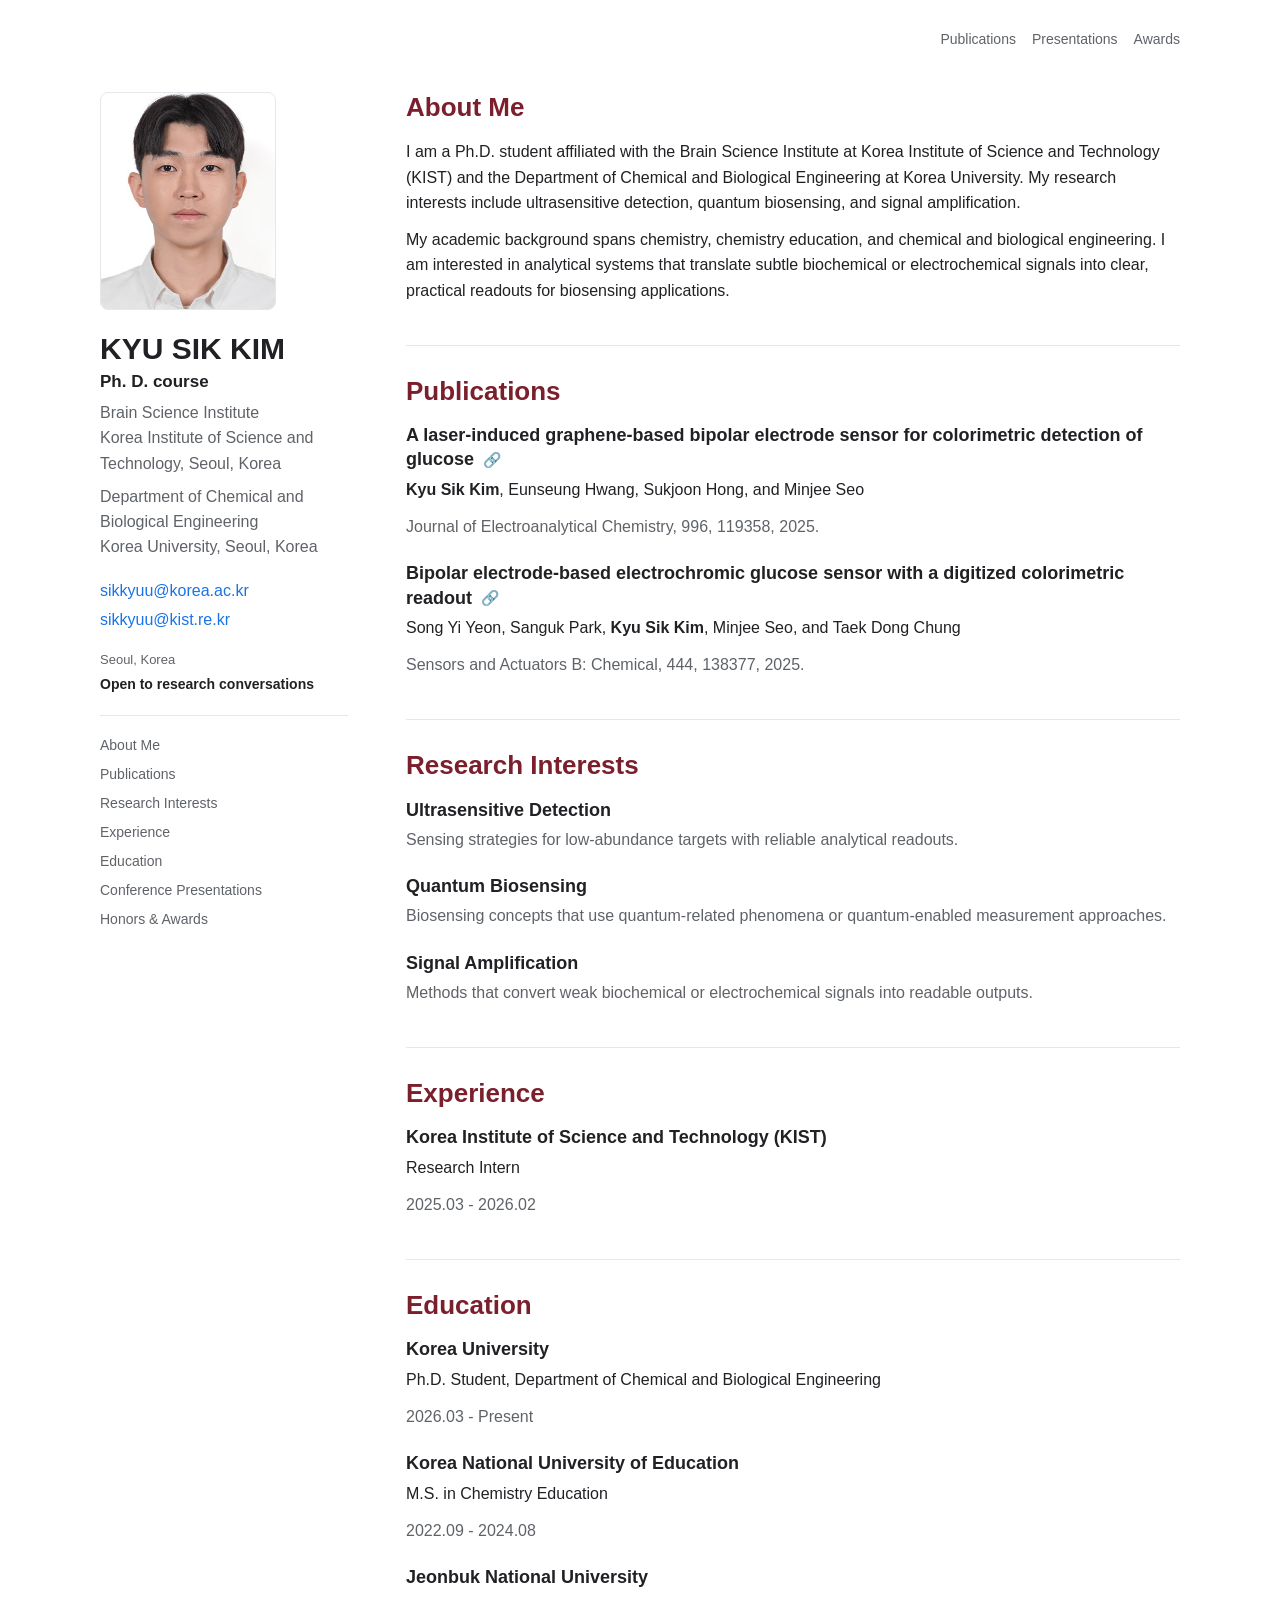
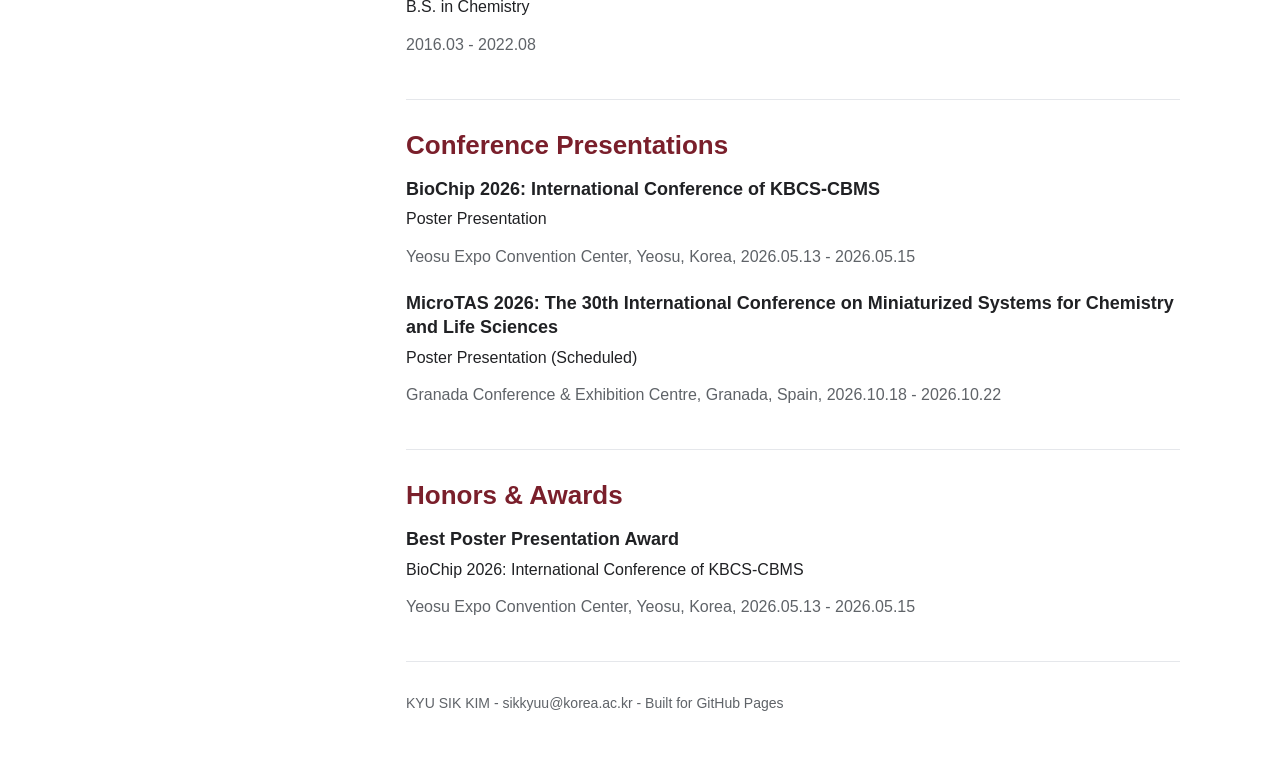
<file: index.html>
﻿<!doctype html>
<html lang="en">
  <head>
    <meta charset="utf-8" />
    <meta name="viewport" content="width=device-width, initial-scale=1" />
    <title>KYU SIK KIM | Academic Homepage</title>
    <meta
      name="description"
      content="Academic homepage of KYU SIK KIM, affiliated with the Brain Science Institute at KIST and the Department of Chemical and Biological Engineering at Korea University."
    />
    <link rel="stylesheet" href="styles.css" />
  </head>
  <body>
    <header class="site-topbar">
      <nav class="topnav" aria-label="Top navigation">
        <a href="#publications">Publications</a>
        <a href="#presentations">Presentations</a>
        <a href="#awards">Awards</a>
      </nav>
    </header>

    <main class="page-shell">
      <aside class="profile-sidebar" aria-label="Profile">
        <img class="profile-photo" src="assets/kyu-sik-kim.jpg?v=20260728" alt="KYU SIK KIM profile photo" />
        <h1>KYU SIK KIM</h1>
        <p class="role">Ph. D. course</p>
        <p class="affiliation"><span>Brain Science Institute</span><span>Korea Institute of Science and Technology, Seoul, Korea</span><span>Department of Chemical and Biological Engineering</span><span>Korea University, Seoul, Korea</span></p>

        <div class="contact-links">
          <a href="mailto:sikkyuu@korea.ac.kr">sikkyuu@korea.ac.kr</a>
          <a href="mailto:sikkyuu@kist.re.kr">sikkyuu@kist.re.kr</a>
        </div>

        <div class="profile-status">
          <span>Seoul, Korea</span>
          <strong>Open to research conversations</strong>
        </div>

        <nav class="sidebar-nav" aria-label="Section navigation">
          <a href="#about">About Me</a>
          <a href="#publications">Publications</a>
          <a href="#research">Research Interests</a>
          <a href="#experience">Experience</a>
          <a href="#education">Education</a>
          <a href="#presentations">Conference Presentations</a>
          <a href="#awards">Honors & Awards</a>
        </nav>
      </aside>

      <section class="content-column">
        <section class="content-section" id="about">
          <h2>About Me</h2>
          <p>
            I am a Ph.D. student affiliated with the Brain Science Institute at Korea Institute of Science and Technology (KIST) and the Department of Chemical and Biological Engineering at Korea University. My research interests include ultrasensitive detection, quantum biosensing, and signal amplification.
          </p>
          <p>
            My academic background spans chemistry, chemistry education, and chemical
            and biological engineering. I am interested in analytical systems that
            translate subtle biochemical or electrochemical signals into clear,
            practical readouts for biosensing applications.
          </p>
        </section>

        <section class="content-section" id="publications">
          <h2>Publications</h2>

          <article class="entry">
            <h3>A laser-induced graphene-based bipolar electrode sensor for colorimetric detection of glucose <a class="doi-link" href="https://doi.org/10.1016/j.jelechem.2025.119358" aria-label="DOI for laser-induced graphene-based bipolar electrode sensor">🔗</a></h3>
            <p class="meta"><strong>Kyu Sik Kim</strong>, Eunseung Hwang, Sukjoon Hong, and Minjee Seo</p>
            <p class="description">Journal of Electroanalytical Chemistry, 996, 119358, 2025.</p>
          </article>

          <article class="entry">
            <h3>Bipolar electrode-based electrochromic glucose sensor with a digitized colorimetric readout <a class="doi-link" href="https://doi.org/10.1016/j.snb.2025.138377" aria-label="DOI for bipolar electrode-based electrochromic glucose sensor">🔗</a></h3>
            <p class="meta">Song Yi Yeon, Sanguk Park, <strong>Kyu Sik Kim</strong>, Minjee Seo, and Taek Dong Chung</p>
            <p class="description">Sensors and Actuators B: Chemical, 444, 138377, 2025.</p>
          </article>
        </section>

        <section class="content-section" id="research">
          <h2>Research Interests</h2>
          <article class="entry research-entry">
            <h3>Ultrasensitive Detection</h3>
            <p class="description">Sensing strategies for low-abundance targets with reliable analytical readouts.</p>
          </article>
          <article class="entry research-entry">
            <h3>Quantum Biosensing</h3>
            <p class="description">Biosensing concepts that use quantum-related phenomena or quantum-enabled measurement approaches.</p>
          </article>
          <article class="entry research-entry">
            <h3>Signal Amplification</h3>
            <p class="description">Methods that convert weak biochemical or electrochemical signals into readable outputs.</p>
          </article>
        </section>

        <section class="content-section" id="experience">
          <h2>Experience</h2>
          <article class="entry">
            <h3>Korea Institute of Science and Technology (KIST)</h3>
            <p class="meta">Research Intern</p>
            <p class="description">2025.03 - 2026.02</p>
          </article>
        </section>

        <section class="content-section" id="education">
          <h2>Education</h2>
          <article class="entry">
            <h3>Korea University</h3>
            <p class="meta">Ph.D. Student, Department of Chemical and Biological Engineering</p>
            <p class="description">2026.03 - Present</p>
          </article>
          <article class="entry">
            <h3>Korea National University of Education</h3>
            <p class="meta">M.S. in Chemistry Education</p>
            <p class="description">2022.09 - 2024.08</p>
          </article>
          <article class="entry">
            <h3>Jeonbuk National University</h3>
            <p class="meta">B.S. in Chemistry</p>
            <p class="description">2016.03 - 2022.08</p>
          </article>
        </section>

        <section class="content-section" id="presentations">
          <h2>Conference Presentations</h2>
          <article class="entry">
            <h3>BioChip 2026: International Conference of KBCS-CBMS</h3>
            <p class="meta">Poster Presentation</p>
            <p class="description">Yeosu Expo Convention Center, Yeosu, Korea, 2026.05.13 - 2026.05.15</p>
          </article>
          <article class="entry">
            <h3>MicroTAS 2026: The 30th International Conference on Miniaturized Systems for Chemistry and Life Sciences</h3>
            <p class="meta">Poster Presentation (Scheduled)</p>
            <p class="description">Granada Conference & Exhibition Centre, Granada, Spain, 2026.10.18 - 2026.10.22</p>
          </article>
        </section>

        <section class="content-section" id="awards">
          <h2>Honors & Awards</h2>
          <article class="entry">
            <h3>Best Poster Presentation Award</h3>
            <p class="meta">BioChip 2026: International Conference of KBCS-CBMS</p>
            <p class="description">Yeosu Expo Convention Center, Yeosu, Korea, 2026.05.13 - 2026.05.15</p>
          </article>
        </section>

        <footer class="site-footer">
          <p>KYU SIK KIM - sikkyuu@korea.ac.kr - Built for GitHub Pages</p>
        </footer>
      </section>
    </main>
  </body>
</html>
</file>
<file: styles.css>
﻿:root {
  color-scheme: light;
  --ink: #202124;
  --muted: #5f6368;
  --link: #1a73e8;
  --paper: #ffffff;
  --line: #e5e7eb;
  --accent: #7a1f2b;
}

* {
  box-sizing: border-box;
}

html {
  scroll-behavior: smooth;
}

body {
  margin: 0;
  background: var(--paper);
  color: var(--ink);
  font-family: Arial, Helvetica, sans-serif;
  font-size: 16px;
  line-height: 1.58;
}

a {
  color: var(--link);
  text-decoration: none;
}

a:hover {
  text-decoration: underline;
}

.site-topbar {
  display: flex;
  align-items: center;
  justify-content: flex-end;
  width: min(1080px, calc(100% - 44px));
  margin: 0 auto;
  padding: 28px 0 8px;
}

.topbrand {
  color: var(--ink);
  font-size: 22px;
  font-weight: 800;
  letter-spacing: 0;
}

.topbrand:hover {
  text-decoration: none;
}

.topnav {
  display: flex;
  flex-wrap: wrap;
  gap: 16px;
  justify-content: flex-end;
}

.topnav a {
  color: var(--muted);
  font-size: 14px;
}

.topnav a:hover {
  color: var(--link);
}

.page-shell {
  display: grid;
  grid-template-columns: 248px minmax(0, 820px);
  gap: 58px;
  width: min(1080px, calc(100% - 44px));
  margin: 0 auto;
  padding: 34px 0 48px;
}

.profile-sidebar {
  position: sticky;
  top: 24px;
  align-self: start;
  color: var(--muted);
}

.profile-photo {
  display: block;
  width: 176px;
  height: 218px;
  margin-bottom: 22px;
  overflow: hidden;
  border: 1px solid var(--line);
  border-radius: 8px;
  background: #f3f4f6;
  object-fit: cover;
  object-position: center top;
}

h1,
h2,
h3,
p {
  margin-top: 0;
}

h1 {
  margin-bottom: 4px;
  color: var(--ink);
  font-size: 30px;
  line-height: 1.1;
  letter-spacing: 0;
}

.role {
  margin-bottom: 4px;
  color: var(--ink);
  font-size: 17px;
  font-weight: 600;
}

.tagline {
  margin-bottom: 14px;
  color: var(--muted);
  font-size: 14px;
  font-weight: 600;
}

.affiliation {
  margin-bottom: 18px;
}

.affiliation span {
  display: block;
}

.affiliation span:nth-child(2) {
  margin-bottom: 8px;
}


.contact-links {
  display: grid;
  gap: 4px;
  margin-bottom: 18px;
  word-break: break-word;
}

.profile-status {
  display: grid;
  gap: 2px;
  margin-bottom: 20px;
}

.profile-status span {
  color: var(--muted);
  font-size: 13px;
}

.profile-status strong {
  color: var(--ink);
  font-size: 14px;
  font-weight: 600;
}

.sidebar-nav {
  display: grid;
  gap: 7px;
  padding-top: 18px;
  border-top: 1px solid var(--line);
}

.sidebar-nav a {
  color: var(--muted);
  font-size: 14px;
}

.sidebar-nav a:hover {
  color: var(--link);
}

.content-column {
  min-width: 0;
}

.content-section {
  padding-bottom: 30px;
  margin-bottom: 30px;
  border-bottom: 1px solid var(--line);
}

.content-section h2 {
  margin-bottom: 16px;
  color: var(--accent);
  font-size: 26px;
  line-height: 1.2;
}

.content-section p {
  margin-bottom: 12px;
}

.entry {
  margin-bottom: 22px;
}

.entry:last-child {
  margin-bottom: 0;
}

.entry h3 {
  margin-bottom: 5px;
  color: var(--ink);
  font-size: 18px;
  line-height: 1.35;
}

.meta {
  margin-bottom: 2px;
  color: var(--ink);
}

.description {
  color: var(--muted);
}

.site-footer {
  color: var(--muted);
  font-size: 14px;
}

.site-footer p {
  margin: 0;
}

.doi-link {
  display: inline-block;
  margin-left: 4px;
  color: var(--link);
  font-size: 0.82em;
  vertical-align: 0.06em;
}

.doi-link:hover {
  text-decoration: none;
}

@media (max-width: 840px) {
  .site-topbar {
    align-items: flex-start;
    gap: 16px;
  }

  .page-shell {
    grid-template-columns: 1fr;
    gap: 28px;
    padding-top: 22px;
  }

  .profile-sidebar {
    position: static;
    display: grid;
    grid-template-columns: 150px minmax(0, 1fr);
    column-gap: 22px;
    align-items: start;
  }

  .profile-photo {
    grid-row: span 6;
    width: 150px;
    height: 186px;
    margin-bottom: 0;
  }

  .sidebar-nav {
    grid-column: 1 / -1;
    display: flex;
    flex-wrap: wrap;
    gap: 8px 14px;
    margin-top: 18px;
  }
}

@media (max-width: 540px) {
  .site-topbar,
  .page-shell {
    width: min(100% - 28px, 1080px);
  }

  .site-topbar {
    flex-direction: column;
  }

  .profile-sidebar {
    grid-template-columns: 1fr;
  }

  .profile-photo {
    width: 160px;
    height: 198px;
    margin-bottom: 18px;
  }

  h1 {
    font-size: 28px;
  }
}
</file>
